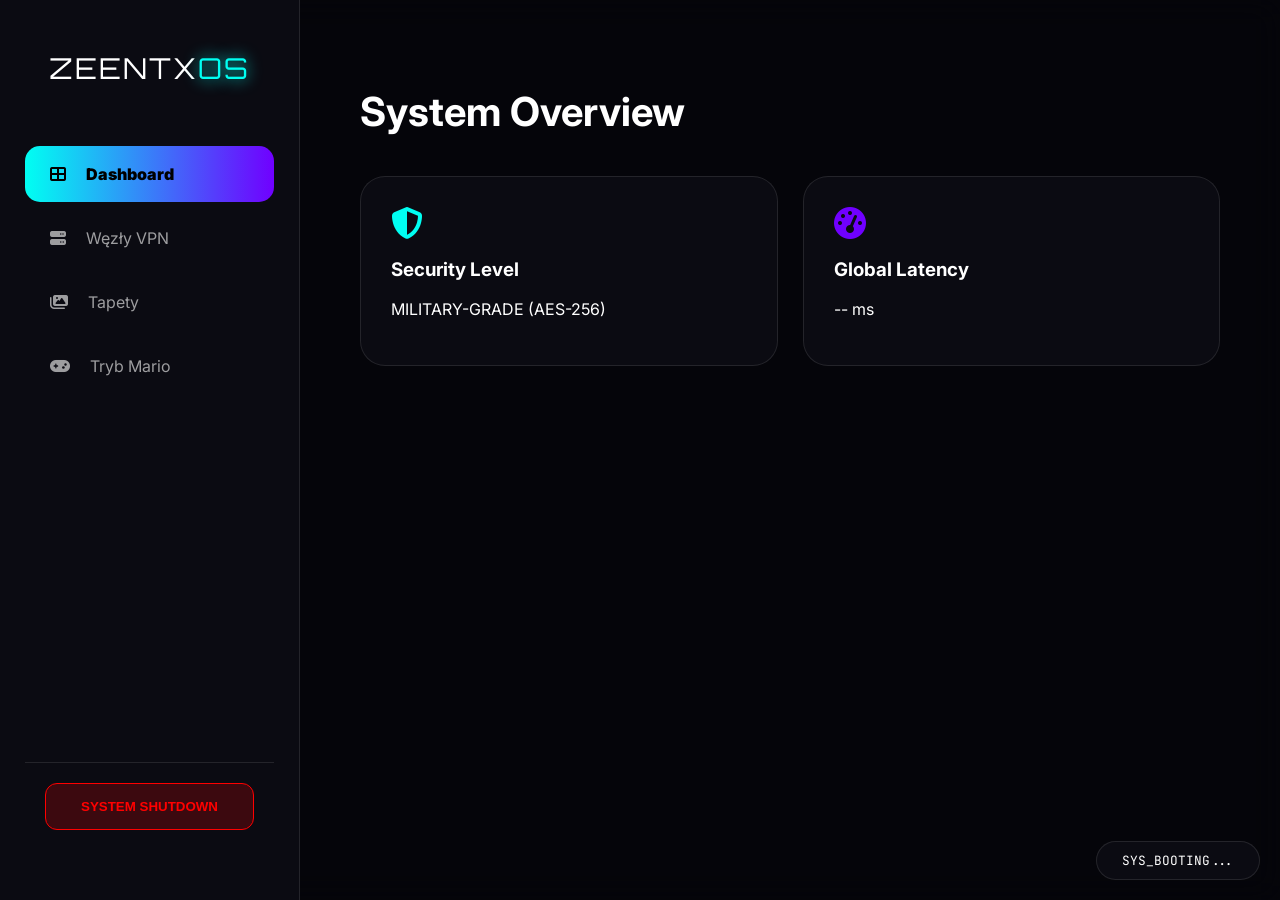
<file: zeentxpl.html>
<!DOCTYPE html>
<html lang="pl">
<head>
    <meta charset="UTF-8">
    <meta name="viewport" content="width=device-width, initial-scale=1.0">
    <title>ZEENTX OMNI-OS v10 | ULTIMATE SYSTEM</title>
    
    <link rel="stylesheet" href="https://cdnjs.cloudflare.com/ajax/libs/font-awesome/6.4.0/css/all.min.css">
    <link href="https://fonts.googleapis.com/css2?family=Orbitron:wght@400;900&family=JetBrains+Mono:wght@400;700&family=Inter:wght@300;600;900&family=Press+Start+2P&display=swap" rel="stylesheet">
    
    <style>
        :root {
            --primary: #00fff2;
            --primary-rgb: 0, 255, 242;
            --secondary: #7000ff;
            --bg-deep: #05050a;
            --glass: rgba(13, 13, 21, 0.85);
            --border: rgba(255, 255, 255, 0.1);
            --mario-red: #e52521;
            --transition: all 0.4s cubic-bezier(0.4, 0, 0.2, 1);
        }

        /* --- BACKGROUND ENGINE --- */
        body, html {
            margin: 0; padding: 0; height: 100vh; width: 100vw;
            overflow: hidden; font-family: 'Inter', sans-serif;
            background: var(--bg-deep); color: white;
        }

        #wallpaper-engine {
            position: fixed; inset: 0; z-index: -1;
            background-size: cover; background-position: center;
            transition: 1.5s filter ease, 1s background-image ease;
        }

        /* Klasy tapet */
        .wp-cyber { background-image: url('https://images.unsplash.com/photo-1614850523296-d8c1af93d400?q=80&w=2070'); filter: brightness(0.4) hue-rotate(0deg); }
        .wp-mario { background-image: url('https://images.unsplash.com/photo-1550745165-9bc0b252726f?q=80&w=2070'); filter: brightness(0.7) sepia(0.2); }
        .wp-void { background: radial-gradient(circle, #1a1a1a, #000); }
        .wp-matrix { background-color: #000; background-image: linear-gradient(rgba(0, 255, 70, 0.1) 1px, transparent 1px), linear-gradient(90deg, rgba(0, 255, 70, 0.1) 1px, transparent 1px); background-size: 30px 30px; }

        /* --- MARIO MODE OVERRIDE --- */
        body.mario-active {
            font-family: 'Press Start 2P', cursive;
            --primary: #ffcc00;
            --bg-deep: #5c94fc;
        }
        body.mario-active .side-bar { background: var(--mario-red); border-right: 4px solid #000; }
        body.mario-active .node-card { border: 4px solid #000; background: #fff; color: #000; box-shadow: 6px 6px 0px #000; }
        body.mario-active .nav-item.active { background: #000; color: #fff; }

        /* --- APP STRUCTURE --- */
        #app-shell {
            display: grid; grid-template-columns: 300px 1fr; height: 100vh;
            backdrop-filter: blur(15px);
        }

        /* Sidebar */
        .side-bar {
            background: var(--glass); border-right: 1px solid var(--border);
            padding: 50px 25px; display: flex; flex-direction: column;
        }

        .brand { font-family: 'Orbitron'; font-size: 1.8rem; margin-bottom: 60px; text-align: center; letter-spacing: 2px; }
        .brand span { color: var(--primary); text-shadow: 0 0 15px var(--primary); }

        .nav-menu { flex-grow: 1; }
        .nav-item {
            padding: 18px 25px; border-radius: 15px; cursor: pointer;
            display: flex; align-items: center; gap: 20px;
            transition: var(--transition); margin-bottom: 8px; color: rgba(255,255,255,0.6);
        }
        .nav-item:hover { background: rgba(255,255,255,0.05); color: #fff; }
        .nav-item.active { background: linear-gradient(90deg, var(--primary), var(--secondary)); color: #000; font-weight: 900; }

        /* Content Area */
        .main-content { overflow-y: auto; padding: 60px; position: relative; }
        .view { display: none; animation: fadeIn 0.5s ease; }
        .view.active { display: block; }
        @keyframes fadeIn { from { opacity: 0; transform: translateY(20px); } to { opacity: 1; transform: translateY(0); } }

        /* Cards & Grid */
        .grid { display: grid; grid-template-columns: repeat(auto-fill, minmax(280px, 1fr)); gap: 25px; }
        .node-card {
            background: var(--glass); border: 1px solid var(--border);
            padding: 30px; border-radius: 25px; transition: var(--transition);
            cursor: pointer; position: relative; overflow: hidden;
        }
        .node-card:hover { transform: translateY(-10px); border-color: var(--primary); box-shadow: 0 20px 40px rgba(0,0,0,0.4); }

        /* Mario Coin Animation */
        .coin {
            font-size: 2.5rem; color: #ffd700; margin-bottom: 20px;
            animation: bounce 0.6s infinite alternate;
        }
        @keyframes bounce { from { transform: translateY(0); } to { transform: translateY(-15px); } }

        /* Switch Toggle */
        .switch { width: 60px; height: 30px; position: relative; display: inline-block; }
        .switch input { opacity: 0; width: 0; height: 0; }
        .slider { position: absolute; inset: 0; background: #333; border-radius: 30px; cursor: pointer; transition: .4s; }
        .slider:before { position: absolute; content: ""; height: 22px; width: 22px; left: 4px; bottom: 4px; background: white; border-radius: 50%; transition: .4s; }
        input:checked + .slider { background: var(--primary); }
        input:checked + .slider:before { transform: translateX(30px); }

        /* Status Bar */
        .status-bar { position: fixed; bottom: 20px; right: 20px; background: var(--glass); padding: 10px 25px; border-radius: 50px; border: 1px solid var(--border); font-family: 'JetBrains Mono'; font-size: 0.8rem; }
    </style>
</head>
<body class="theme-main">

    <div id="wallpaper-engine" class="wp-cyber"></div>

    <div id="app-shell">
        <aside class="side-bar">
            <div class="brand">ZEENTX<span>OS</span></div>
            
            <nav class="nav-menu">
                <div class="nav-item active" onclick="nav(this, 'dash')"><i class="fas fa-th-large"></i> Dashboard</div>
                <div class="nav-item" onclick="nav(this, 'nodes')"><i class="fas fa-server"></i> Węzły VPN</div>
                <div class="nav-item" onclick="nav(this, 'wallpapers')"><i class="fas fa-images"></i> Tapety</div>
                <div class="nav-item" onclick="nav(this, 'mario')"><i class="fas fa-gamepad"></i> Tryb Mario</div>
            </nav>

            <div style="margin-top: auto; padding: 20px; border-top: 1px solid var(--border);">
                <button onclick="location.reload()" style="width: 100%; padding: 15px; border-radius: 12px; background: rgba(255,0,0,0.2); border: 1px solid red; color: red; cursor: pointer; font-weight: bold;">SYSTEM SHUTDOWN</button>
            </div>
        </aside>

        <main class="main-content">
            <div id="view-dash" class="view active">
                <h1 style="font-size: 2.5rem; margin-bottom: 40px;">System Overview</h1>
                <div class="grid">
                    <div class="node-card">
                        <i class="fas fa-shield-alt" style="font-size: 2rem; color: var(--primary);"></i>
                        <h3>Security Level</h3>
                        <p>MILITARY-GRADE (AES-256)</p>
                    </div>
                    <div class="node-card">
                        <i class="fas fa-tachometer-alt" style="font-size: 2rem; color: var(--secondary);"></i>
                        <h3>Global Latency</h3>
                        <p id="latency-val">-- ms</p>
                    </div>
                </div>
            </div>

            <div id="view-nodes" class="view">
                <h1 style="margin-bottom: 40px;">Dostępne Węzły</h1>
                <div class="grid" id="node-list">
                    </div>
            </div>

            <div id="view-wallpapers" class="view">
                <h1 style="margin-bottom: 40px;">Wallpapers Central</h1>
                <div class="grid">
                    <div class="node-card" onclick="setWP('cyber')">
                        <div style="height: 120px; background: url('https://images.unsplash.com/photo-1614850523296-d8c1af93d400?w=300'); background-size: cover; border-radius: 15px;"></div>
                        <h4 style="margin-top: 15px;">Neon Cyberpunk</h4>
                    </div>
                    <div class="node-card" onclick="setWP('matrix')">
                        <div style="height: 120px; background: #002200; border-radius: 15px; display: flex; align-items: center; justify-content: center;">MATRIX GRID</div>
                        <h4 style="margin-top: 15px;">Digital Void</h4>
                    </div>
                    <div class="node-card" onclick="setWP('void')">
                        <div style="height: 120px; background: #000; border-radius: 15px; border: 1px solid #333;"></div>
                        <h4 style="margin-top: 15px;">Pure Black</h4>
                    </div>
                </div>
            </div>

            <div id="view-mario" class="view">
                <div class="node-card" style="max-width: 600px; margin: 0 auto; text-align: center;">
                    <div class="coin"><i class="fas fa-coins"></i></div>
                    <h1 style="margin-bottom: 20px;">MARIO EDITION</h1>
                    <p style="margin-bottom: 30px;">Zmień system w konsolę retro. Wszystkie komponenty przyjmą styl 8-bitowy.</p>
                    
                    <label class="switch">
                        <input type="checkbox" id="mario-toggle" onchange="toggleMario()">
                        <span class="slider"></span>
                    </label>
                    
                    <div id="mario-status" style="margin-top: 30px; font-size: 0.7rem; color: var(--primary);">TRYB OCZEKIWANIA...</div>
                </div>
            </div>
        </main>
    </div>

    <div class="status-bar" id="os-clock">SYS_BOOTING...</div>

    <script>
        // --- SYSTEM NAVIGATION ---
        function nav(el, viewId) {
            document.querySelectorAll('.view').forEach(v => v.classList.remove('active'));
            document.querySelectorAll('.nav-item').forEach(n => n.classList.remove('active'));
            
            document.getElementById('view-' + viewId).classList.add('active');
            el.classList.add('active');
        }

        // --- WALLPAPER ENGINE ---
        function setWP(type) {
            const wp = document.getElementById('wallpaper-engine');
            wp.className = 'wp-' + type;
        }

        // --- MARIO MODE ---
        function toggleMario() {
            const active = document.getElementById('mario-toggle').checked;
            const status = document.getElementById('mario-status');
            
            if(active) {
                document.body.classList.add('mario-active');
                setWP('mario');
                status.innerText = "IT'S-A ME! ZEENTX OS IS READY!";
            } else {
                document.body.classList.remove('mario-active');
                setWP('cyber');
                status.innerText = "TRYB OCZEKIWANIA...";
            }
        }

        // --- VPN NODE GENERATOR ---
        const countries = [
            {n: 'Poland', f: '🇵🇱', ip: '185.22.x.x'},
            {n: 'Germany', f: '🇩🇪', ip: '45.12.x.x'},
            {n: 'USA', f: '🇺🇸', ip: '104.55.x.x'},
            {n: 'Japan', f: '🇯🇵', ip: '160.11.x.x'}
        ];

        function initNodes() {
            const list = document.getElementById('node-list');
            countries.forEach(c => {
                const card = document.createElement('div');
                card.className = 'node-card';
                card.innerHTML = `
                    <div style="font-size: 2.5rem; margin-bottom: 15px;">${c.f}</div>
                    <h3>${c.n} Node</h3>
                    <p style="color: var(--primary); font-family: 'JetBrains Mono';">${c.ip}</p>
                    <small>STATUS: ONLINE</small>
                `;
                card.onclick = () => alert("Łączenie z węzłem " + c.n + "...");
                list.appendChild(card);
            });
        }

        // --- CLOCK & LATENCY ---
        function startSystemClock() {
            setInterval(() => {
                const now = new Date();
                document.getElementById('os-clock').innerText = `ZEENTX_OS | ${now.toLocaleTimeString()} | CPU: 12%`;
                document.getElementById('latency-val').innerText = Math.floor(Math.random() * 20 + 5) + " ms";
            }, 1000);
        }

        // BOOT
        window.onload = () => {
            initNodes();
            startSystemClock();
        };
    </script>
</body>
</html>
</file>
